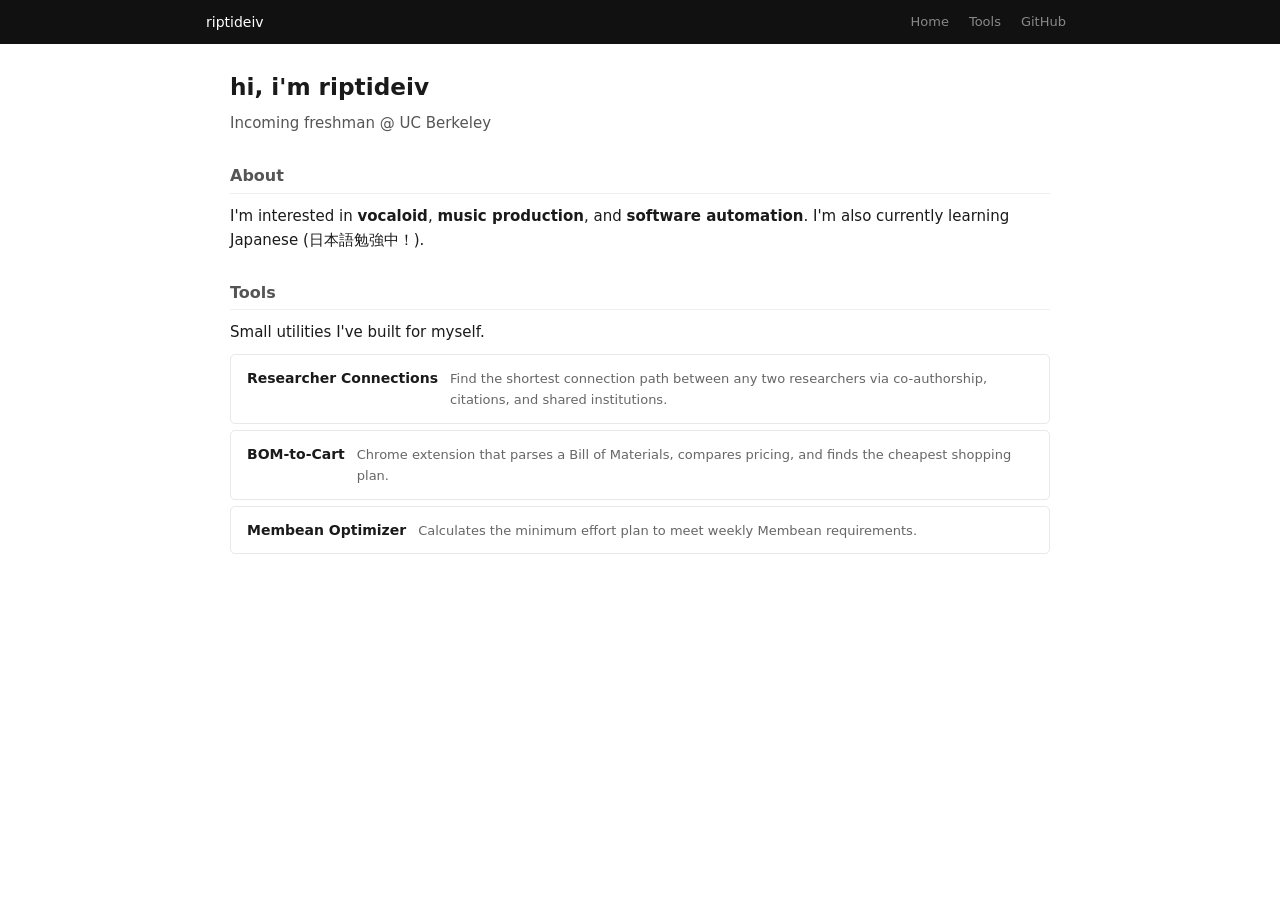
<file: index.html>
<!DOCTYPE html>
<html lang="en">

<head>
    <meta charset="utf-8">
    <meta name="viewport" content="width=device-width, initial-scale=1">
    <title>riptideiv</title>
    <meta name="description" content="personal website of riptideiv — interests, projects, and tools.">
    <link rel="icon" href="pages/img/icon.png" type="image/x-icon">
    <link rel="stylesheet" href="/style.css">
</head>

<!-- Google tag (gtag.js) -->
<script async src="https://www.googletagmanager.com/gtag/js?id=G-KLB1BYEHEQ"></script>
<script>
    window.dataLayer = window.dataLayer || [];
    function gtag() { dataLayer.push(arguments); }
    gtag('js', new Date());

    gtag('config', 'G-KLB1BYEHEQ');
</script>

<body>
    <div id="topbar"></div>
    <div class="page">
        <h1>hi, i'm riptideiv</h1>
        <p style="color:#555;">Incoming freshman @ UC Berkeley</p>

        <h2>About</h2>
        <p>
            I'm interested in <strong>vocaloid</strong>, <strong>music production</strong>, and <strong>software
                automation</strong>.
            I'm also currently learning Japanese (日本語勉強中！).
        </p>

        <h2>Tools</h2>
        <p>Small utilities I've built for myself.</p>
        <div class="tool-list">
            <a class="tool-card" href="/tools/researchers.html">
                <span class="tool-name">Researcher Connections</span>
                <span class="tool-desc">Find the shortest connection path between any two researchers via co-authorship,
                    citations, and shared institutions.</span>
            </a>
            <a class="tool-card" href="https://github.com/riptideiv/bom-to-cart">
                <span class="tool-name">BOM-to-Cart</span>
                <span class="tool-desc">Chrome extension that parses a Bill of Materials, compares pricing, and finds
                    the
                    cheapest shopping plan.</span>
            </a>
            <a class="tool-card" href="/tools/membean.html">
                <span class="tool-name">Membean Optimizer</span>
                <span class="tool-desc">Calculates the minimum effort plan to meet weekly Membean requirements.</span>
            </a>
        </div>
    </div>

    <script>
        // Load nav bar from local file
        fetch('/pages/top-bar.html')
            .then(r => r.text())
            .then(html => {
                const tmp = document.createElement('div');
                tmp.innerHTML = html;
                const nav = tmp.querySelector('nav');
                if (nav) document.getElementById('topbar').appendChild(nav);
            });
    </script>
</body>

</html>
</file>
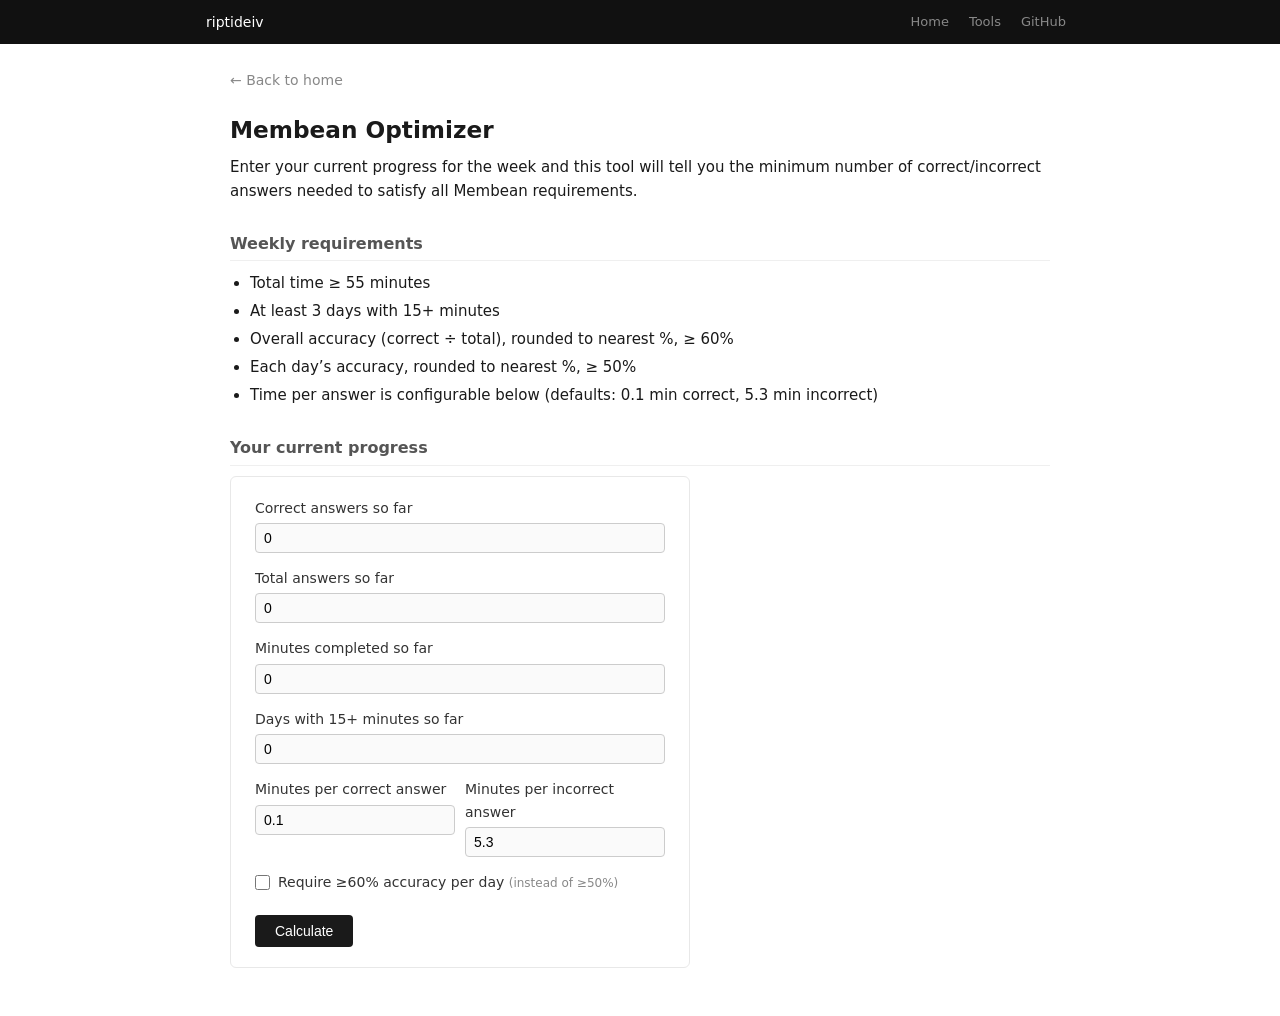
<file: tools/membean.html>
<!DOCTYPE html>
<html lang="en">

<head>
    <meta charset="utf-8">
    <meta name="viewport" content="width=device-width, initial-scale=1">
    <title>membean optimizer — riptideiv</title>
    <meta name="description" content="Calculate the minimum effort plan to meet your Membean weekly requirements.">
    <link rel="icon" href="/pages/img/icon.png" type="image/x-icon">
    <link rel="stylesheet" href="/style.css">
    <style>
        /* ── Daily breakdown cards ───────────────────────────────────────── */
        #day-breakdown {
            margin-top: 24px;
            max-width: 460px;
        }

        #day-breakdown h3 {
            font-size: 1rem;
            font-weight: 600;
            color: #1a5276;
            margin-bottom: 10px;
        }

        .day-cards {
            display: flex;
            flex-direction: column;
            gap: 8px;
        }

        .day-card {
            background: #fff;
            border: 1px solid #ddd;
            border-radius: 6px;
            padding: 12px 16px;
            display: grid;
            grid-template-columns: auto 1fr auto;
            align-items: center;
            gap: 12px;
        }

        .day-label {
            font-weight: 600;
            font-size: 14px;
            color: #1a5276;
            white-space: nowrap;
        }

        .day-stats {
            font-size: 13px;
            color: #444;
            display: flex;
            flex-wrap: wrap;
            gap: 6px 14px;
        }

        .day-stats span {
            white-space: nowrap;
        }

        .day-acc-badge {
            font-size: 12px;
            font-weight: 600;
            padding: 2px 8px;
            border-radius: 20px;
            white-space: nowrap;
        }

        .badge-ok {
            background: #d5f5e3;
            color: #1e8449;
        }

        .badge-warn {
            background: #fdebd0;
            color: #a04000;
        }

        .day-fraction {
            font-size: 15px;
            font-weight: 700;
            color: #222;
            white-space: nowrap;
        }
    </style>
</head>

<!-- Google tag (gtag.js) -->
<script async src="https://www.googletagmanager.com/gtag/js?id=G-KLB1BYEHEQ"></script>
<script>
    window.dataLayer = window.dataLayer || [];
    function gtag() { dataLayer.push(arguments); }
    gtag('js', new Date());

    gtag('config', 'G-KLB1BYEHEQ');
</script>

<body>
    <div id="topbar"></div>
    <div class="page">
        <a class="back-link" href="/">← Back to home</a>

        <h1>Membean Optimizer</h1>
        <p>
            Enter your current progress for the week and this tool will tell you the
            minimum number of correct/incorrect answers needed to satisfy all Membean
            requirements.
        </p>

        <h2>Weekly requirements</h2>
        <ul>
            <li>Total time &ge; 55 minutes</li>
            <li>At least 3 days with 15+ minutes</li>
            <li>Overall accuracy (correct &divide; total), rounded to nearest %, &ge; 60%</li>
            <li>Each day&rsquo;s accuracy, rounded to nearest %, &ge; 50%</li>
            <li>Time per answer is configurable below (defaults: 0.1 min correct, 5.3 min incorrect)</li>
        </ul>

        <h2>Your current progress</h2>
        <div class="calc-form">
            <label>
                Correct answers so far
                <input type="number" id="inp-correct" min="0" value="0">
            </label>
            <label>
                Total answers so far
                <input type="number" id="inp-total" min="0" value="0">
            </label>
            <label>
                Minutes completed so far
                <input type="number" id="inp-minutes" min="0" step="0.1" value="0">
            </label>
            <label>
                Days with 15+ minutes so far
                <input type="number" id="inp-days" min="0" max="7" value="0">
            </label>
            <div style="display:grid;grid-template-columns:1fr 1fr;gap:10px;margin-bottom:14px;">
                <label style="margin-bottom:0;">
                    Minutes per correct answer
                    <input type="number" id="inp-correct-mins" min="0" step="0.05" value="0.1">
                </label>
                <label style="margin-bottom:0;">
                    Minutes per incorrect answer
                    <input type="number" id="inp-wrong-mins" min="0" step="0.05" value="5.3">
                </label>
            </div>
            <label style="display:flex;align-items:center;gap:8px;cursor:pointer;margin-bottom:16px;">
                <input type="checkbox" id="inp-strict"
                    style="width:15px;height:15px;cursor:pointer;accent-color:#1a5276;">
                <span>Require &ge;60% accuracy per day <span style="color:#888;font-size:12px;">(instead of
                        &ge;50%)</span></span>
            </label>
            <button onclick="calculate()">Calculate</button>
        </div>

        <!-- Summary result box -->
        <div id="result">
            <h3>Optimal Plan</h3>
            <p id="result-intro"></p>
            <table id="result-table"></table>
            <p id="result-days" style="margin-top:12px;font-size:14px;color:#555;"></p>
            <p id="result-error" style="color:#c0392b;font-size:14px;display:none;"></p>
        </div>

        <!-- Daily breakdown -->
        <div id="day-breakdown" style="display:none;">
            <h3>Daily Breakdown</h3>
            <div class="day-cards" id="day-cards"></div>
        </div>
    </div>

    <script>
        // ── Mirrors optimizer.py — keep in sync if the Python logic changes ────

        function roundHalfUp(x) {
            return Math.floor(x + 0.5);
        }

        function dayAccOk(c, i, minPct) {
            const total = c + i;
            if (total === 0) return false;
            return roundHalfUp((c / total) * 100) >= minPct;
        }

        function dayMins(c, i, correctMins, wrongMins) {
            return c * correctMins + i * wrongMins;
        }

        /** Minimum correct answers for a single 15-min day with `wrongCount` wrongs. */
        function minCorrectFor15MinDay(wrongCount, minDayPct, correctMins, wrongMins) {
            const minsFromWrong = wrongCount * wrongMins;
            let c = Math.max(
                0,
                correctMins > 0 ? Math.ceil((15.0 - minsFromWrong) / correctMins) : 0
            );
            // Also enforce >= minDayPct accuracy
            while (!dayAccOk(c, wrongCount, minDayPct)) c++;
            return c;
        }

        /**
         * Decompose (totalC, totalI) into daysNeeded days where every day has
         * >=15 min and >=50% accuracy.
         * Returns array of {c, i} objects, or null if infeasible.
         */
        function buildDailySchedule(totalC, totalI, daysNeeded, minDayPct, correctMins, wrongMins) {
            if (daysNeeded === 0) return [];

            const baseI = Math.floor(totalI / daysNeeded);
            const extraI = totalI % daysNeeded;   // extra wrongs on last day

            const days = [];
            for (let d = 0; d < daysNeeded; d++) {
                const dayI = baseI + (d === daysNeeded - 1 ? extraI : 0);
                const cMin = minCorrectFor15MinDay(dayI, minDayPct, correctMins, wrongMins);
                days.push({ cMin, i: dayI });
            }

            const minCNeeded = days.reduce((s, d) => s + d.cMin, 0);
            if (minCNeeded > totalC) return null;

            const leftoverC = totalC - minCNeeded;
            const schedule = days.map((d, idx) => ({
                c: d.cMin + (idx === daysNeeded - 1 ? leftoverC : 0),
                i: d.i
            }));

            // Validate
            for (const { c, i } of schedule) {
                if (dayMins(c, i, correctMins, wrongMins) < 15.0) return null;
                if (!dayAccOk(c, i, minDayPct)) return null;
            }

            return schedule;
        }

        // ── Main calculate function ────────────────────────────────────────────

        function calculate() {
            const currentCorrect = parseInt(document.getElementById('inp-correct').value) || 0;
            const currentTotal = parseInt(document.getElementById('inp-total').value) || 0;
            const currentMinutes = parseFloat(document.getElementById('inp-minutes').value) || 0;
            const currentDays15 = parseInt(document.getElementById('inp-days').value) || 0;
            const correctMins = parseFloat(document.getElementById('inp-correct-mins').value) || 0;
            const wrongMins = parseFloat(document.getElementById('inp-wrong-mins').value) || 0;
            const strictMode = document.getElementById('inp-strict').checked;
            const minDayPct = strictMode ? 60 : 50;

            const resultBox = document.getElementById('result');
            const resultIntro = document.getElementById('result-intro');
            const resultTable = document.getElementById('result-table');
            const resultDays = document.getElementById('result-days');
            const resultError = document.getElementById('result-error');
            const dayBreakdown = document.getElementById('day-breakdown');
            const dayCards = document.getElementById('day-cards');

            // Reset
            resultBox.style.display = 'block';
            dayBreakdown.style.display = 'none';
            resultError.style.display = 'none';
            resultIntro.textContent = '';
            resultTable.innerHTML = '';
            resultDays.textContent = '';
            dayCards.innerHTML = '';

            if (currentTotal < currentCorrect) {
                resultError.textContent = 'Total answers cannot be less than correct answers.';
                resultError.style.display = 'block';
                return;
            }

            const remainingDaysNeeded = Math.max(0, 3 - currentDays15);
            const minForDays = remainingDaysNeeded * 15.0;
            const minForTotal = Math.max(0.0, 55.0 - currentMinutes);
            const neededNewMinutes = Math.max(minForTotal, minForDays);

            const CAP = 500;
            let bestC = null, bestI = null, bestMins = 0;

            for (let c = 0; c <= CAP; c++) {
                for (let i = 0; i <= CAP; i++) {
                    const newMins = c * correctMins + i * wrongMins;
                    if (newMins < neededNewMinutes) continue;

                    const totalCorrect = currentCorrect + c;
                    const totalAnswers = currentTotal + c + i;
                    if (totalAnswers === 0) continue;

                    const pct = (totalCorrect / totalAnswers) * 100;
                    const roundedPct = roundHalfUp(pct);

                    if (roundedPct >= 60) {
                        if (bestC === null || c < bestC || (c === bestC && i < bestI)) {
                            bestC = c;
                            bestI = i;
                            bestMins = newMins;
                        }
                    }
                }
                if (bestC !== null && c > bestC) break;
            }

            if (bestC === null) {
                resultError.textContent =
                    'Could not find a viable plan within reasonable limits. ' +
                    'Check your inputs (e.g. accuracy may already be too low to recover).';
                resultError.style.display = 'block';
                return;
            }

            const newTotalCorrect = currentCorrect + bestC;
            const newTotal = currentTotal + bestC + bestI;
            const finalAcc = (newTotalCorrect / newTotal) * 100;
            const finalMins = currentMinutes + bestMins;

            resultIntro.textContent = 'To reach your goal with minimum effort:';

            const rows = [
                ['Correct answers to get', `${bestC}`],
                ['Incorrect answers to get', `${bestI}`],
                ['Time this will add', `${bestMins.toFixed(1)} min`],
                ['Final total time', `${finalMins.toFixed(1)} min`],
                ['Final accuracy', `${finalAcc.toFixed(2)}% (rounds to ${roundHalfUp(finalAcc)}%)`],
            ];

            resultTable.innerHTML = rows
                .map(([label, val]) => `<tr><td>${label}</td><td>${val}</td></tr>`)
                .join('');

            if (remainingDaysNeeded > 0) {
                resultDays.textContent =
                    `Distribute across ${remainingDaysNeeded} more day(s) with at least 15 minutes each (see breakdown below).`;
            } else {
                resultDays.textContent = `✓ You already have enough qualifying days.`;
            }

            // ── Daily breakdown ──────────────────────────────────────────────
            if (remainingDaysNeeded > 0) {
                // In strict mode the weekly-minimum plan may not split cleanly into
                // days that each meet minDayPct. Bump correct answers one at a time
                // (weekly accuracy stays ≥60% because we're adding more corrects)
                // until a valid daily split is found.
                let schedC = bestC, schedI = bestI;
                let schedule = buildDailySchedule(schedC, schedI, remainingDaysNeeded, minDayPct, correctMins, wrongMins);
                const BUMP_CAP = 50;
                let bumps = 0;
                while (!schedule && bumps < BUMP_CAP) {
                    schedC++;
                    bumps++;
                    schedule = buildDailySchedule(schedC, schedI, remainingDaysNeeded, minDayPct, correctMins, wrongMins);
                }

                // If we bumped, update the summary rows to reflect the adjusted totals
                if (bumps > 0 && schedule) {
                    const adjTotalCorrect = currentCorrect + schedC;
                    const adjTotal = currentTotal + schedC + schedI;
                    const adjMins = schedC * correctMins + schedI * wrongMins;
                    const adjAcc = (adjTotalCorrect / adjTotal) * 100;
                    const adjFinalMins = currentMinutes + adjMins;
                    const adjRows = [
                        ['Correct answers to get', `${schedC} <span style="color:#888;font-size:12px;">(+${bumps} for daily accuracy)</span>`],
                        ['Incorrect answers to get', `${schedI}`],
                        ['Time this will add', `${adjMins.toFixed(1)} min`],
                        ['Final total time', `${adjFinalMins.toFixed(1)} min`],
                        ['Final accuracy', `${adjAcc.toFixed(2)}% (rounds to ${roundHalfUp(adjAcc)}%)`],
                    ];
                    resultTable.innerHTML = adjRows
                        .map(([label, val]) => `<tr><td>${label}</td><td>${val}</td></tr>`)
                        .join('');
                }

                if (schedule) {
                    dayBreakdown.style.display = 'block';
                    schedule.forEach((day, idx) => {
                        const dayNum = currentDays15 + idx + 1;
                        const total = day.c + day.i;
                        const acc = roundHalfUp((day.c / total) * 100);
                        const mins = dayMins(day.c, day.i, correctMins, wrongMins);
                        const isWarn = acc < minDayPct + 5;   // within 5pp of the floor

                        const card = document.createElement('div');
                        card.className = 'day-card';
                        card.innerHTML = `
                            <div class="day-label">Day ${dayNum}</div>
                            <div class="day-stats">
                                <span>✓ ${day.c} correct</span>
                                <span>✗ ${day.i} incorrect</span>
                                <span>⏱ ${mins.toFixed(1)} min</span>
                            </div>
                            <div style="display:flex;flex-direction:column;align-items:flex-end;gap:4px;">
                                <span class="day-fraction">${day.c}/${total}</span>
                                <span class="day-acc-badge ${isWarn ? 'badge-warn' : 'badge-ok'}">${acc}%</span>
                            </div>
                        `;
                        dayCards.appendChild(card);
                    });
                } else {
                    // Fallback — show a note if decomposition failed
                    dayBreakdown.style.display = 'block';
                    dayCards.innerHTML =
                        `<p style="font-size:14px;color:#888;">
                            Could not compute a clean daily split. Manually spread
                            ${bestC} correct / ${bestI} incorrect across ${remainingDaysNeeded} days,
                            keeping each day &ge; 15 min and &ge; ${minDayPct}% accuracy.
                        </p>`;
                }
            }
        }
    </script>

    <script>
        // Load nav bar
        fetch('/pages/top-bar.html')
            .then(r => r.text())
            .then(html => {
                const tmp = document.createElement('div');
                tmp.innerHTML = html;
                const nav = tmp.querySelector('nav');
                if (nav) document.getElementById('topbar').appendChild(nav);
            });
    </script>
</body>

</html>
</file>
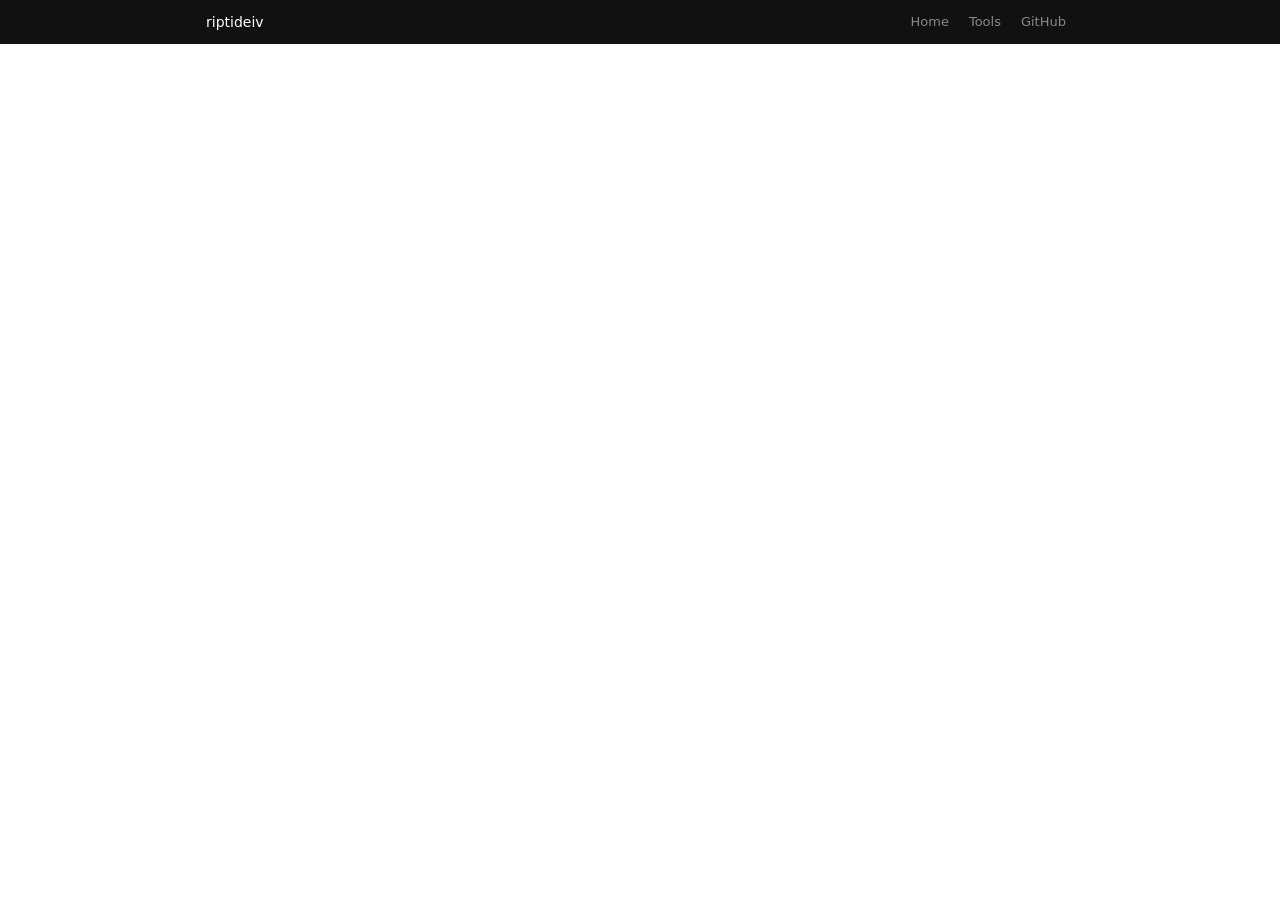
<file: tools/researchers.html>
<!DOCTYPE html>
<html lang="en">

<head>
    <meta charset="utf-8">
    <meta name="viewport" content="width=device-width, initial-scale=1">
    <title>researcher connections — riptideiv</title>
    <meta name="description"
        content="Find the shortest connection path between any two researchers via co-authorship, citations, and shared institutions.">
    <link rel="icon" href="/pages/img/icon.png" type="image/x-icon">
    <link rel="stylesheet" href="/style.css">
</head>

<!-- Google tag (gtag.js) -->
<script async src="https://www.googletagmanager.com/gtag/js?id=G-KLB1BYEHEQ"></script>
<script>
    window.dataLayer = window.dataLayer || [];
    function gtag() { dataLayer.push(arguments); }
    gtag('js', new Date());
    gtag('config', 'G-KLB1BYEHEQ');
</script>

<body>
    <div id="topbar"></div>

    <div id="app-embed" style="position:fixed; top:44px; left:0; right:0; bottom:0;">
        <iframe id="app-iframe" src="https://academic-degree-of-separation.onrender.com"
            title="Researcher Connections Tool" style="width:100%; height:calc(100vh - 44px); border:none;"></iframe>
    </div>

    <script>
        fetch('/pages/top-bar.html')
            .then(r => r.text())
            .then(html => {
                const tmp = document.createElement('div');
                tmp.innerHTML = html;
                const nav = tmp.querySelector('nav');
                if (nav) document.getElementById('topbar').appendChild(nav);
            });
    </script>
</body>

</html>
</file>
<file: style.css>
/* ───────────────────────────────────────── Reset & base */
*,
*::before,
*::after {
    box-sizing: border-box;
    margin: 0;
    padding: 0;
}

body {
    font-family: system-ui, -apple-system, BlinkMacSystemFont, 'Segoe UI', sans-serif;
    font-size: 15px;
    background: #fff;
    color: #1a1a1a;
    line-height: 1.6;
}

a {
    color: #333;
    text-decoration: none;
}

a:hover {
    text-decoration: underline;
}

a:visited {
    color: #555;
}

/* ───────────────────────────────────────── Nav */
#topbar {
    position: fixed;
    top: 0;
    left: 0;
    right: 0;
    z-index: 100;
    background: #111;
    height: 44px;
}

nav {
    display: flex;
    align-items: center;
    height: 44px;
    max-width: 900px;
    margin: 0 auto;
    padding: 0 16px;
    gap: 4px;
}

nav .site-title {
    font-weight: 500;
    color: #fff;
    font-size: 14px;
    margin-right: auto;
    white-space: nowrap;
}

nav a {
    color: #888;
    font-size: 13px;
    padding: 5px 8px;
    border-radius: 3px;
    transition: color 0.12s;
}

nav a:hover {
    color: #e0e0e0;
    text-decoration: none;
    background: transparent;
}

nav a:visited {
    color: #888;
}

/* ───────────────────────────────────────── Page wrapper */
.page {
    max-width: 860px;
    margin: 0 auto;
    padding: 68px 20px 48px;
}

/* ───────────────────────────────────────── Section headings */
h1 {
    font-size: 1.45rem;
    font-weight: 600;
    margin-bottom: 6px;
}

h2 {
    font-size: 1rem;
    font-weight: 600;
    color: #555;
    border-bottom: 1px solid #efefef;
    padding-bottom: 4px;
    margin: 28px 0 10px;
}

p {
    margin-bottom: 10px;
}

ul {
    padding-left: 20px;
    margin-bottom: 10px;
}

li {
    margin-bottom: 4px;
}

/* ───────────────────────────────────────── Tool cards */
.tool-list {
    display: flex;
    flex-direction: column;
    gap: 6px;
}

.tool-card {
    background: #fff;
    border: 1px solid #e8e8e8;
    border-radius: 5px;
    padding: 12px 16px;
    display: flex;
    align-items: baseline;
    gap: 12px;
    transition: border-color 0.15s;
    color: inherit;
}

.tool-card:hover {
    border-color: #bbb;
    text-decoration: none;
}

.tool-card .tool-name {
    font-weight: 600;
    color: #1a1a1a;
    font-size: 14px;
    white-space: nowrap;
}

.tool-card .tool-desc {
    color: #666;
    font-size: 13px;
}

/* ───────────────────────────────────────── Project pages */
.project-hero {
    background: #f9f9f9;
    border: 1px solid #e8e8e8;
    border-radius: 8px;
    padding: 22px 24px;
    margin: 18px 0 24px;
}

.project-hero .eyebrow {
    display: inline-block;
    font-size: 11px;
    font-weight: 700;
    letter-spacing: 0.07em;
    text-transform: uppercase;
    color: #888;
    margin-bottom: 8px;
}

.project-hero h1 {
    margin-bottom: 10px;
}

.project-meta {
    display: flex;
    flex-wrap: wrap;
    gap: 8px;
    margin-top: 14px;
}

.meta-pill {
    background: #f0f0f0;
    color: #444;
    border: 1px solid #e0e0e0;
    border-radius: 999px;
    padding: 4px 10px;
    font-size: 12px;
    font-weight: 600;
}

.section-card {
    background: #fff;
    border: 1px solid #e8e8e8;
    border-radius: 7px;
    padding: 18px 20px;
    margin-bottom: 16px;
}

.section-card h2 {
    margin-top: 0;
}

pre {
    background: #111;
    color: #e5eef7;
    border-radius: 6px;
    padding: 16px 18px;
    overflow-x: auto;
    font-size: 13px;
    line-height: 1.55;
    margin: 12px 0;
}

code {
    font-family: ui-monospace, SFMono-Regular, Menlo, Monaco, Consolas, monospace;
    font-size: 0.95em;
}

table {
    width: 100%;
    border-collapse: collapse;
    margin: 12px 0;
    font-size: 14px;
}

th,
td {
    border: 1px solid #e8e8e8;
    padding: 8px 10px;
    text-align: left;
    vertical-align: top;
}

th {
    background: #f5f5f5;
    font-weight: 600;
}

/* ───────────────────────────────────────── Calculator form (membean.html) */
.calc-form {
    background: #fff;
    border: 1px solid #e8e8e8;
    border-radius: 6px;
    padding: 20px 24px;
    max-width: 460px;
}

.calc-form label {
    display: block;
    margin-bottom: 14px;
    font-size: 14px;
    color: #333;
}

.calc-form input[type="number"] {
    display: block;
    width: 100%;
    margin-top: 4px;
    padding: 6px 8px;
    font-size: 14px;
    border: 1px solid #ccc;
    border-radius: 4px;
    background: #fafafa;
}

.calc-form button {
    margin-top: 6px;
    padding: 8px 20px;
    font-size: 14px;
    background: #1a1a1a;
    color: #fff;
    border: none;
    border-radius: 4px;
    cursor: pointer;
}

.calc-form button:hover {
    background: #333;
}

#result {
    margin-top: 24px;
    background: #fff;
    border: 1px solid #e8e8e8;
    border-radius: 6px;
    padding: 20px 24px;
    max-width: 460px;
    display: none;
}

#result h3 {
    font-size: 1rem;
    font-weight: 600;
    margin-bottom: 10px;
    color: #333;
}

#result table {
    border-collapse: collapse;
    width: 100%;
    font-size: 14px;
}

#result td {
    padding: 5px 8px;
    border-bottom: 1px solid #f0f0f0;
}

#result td:first-child {
    color: #666;
    width: 60%;
}

#result td:last-child {
    font-weight: 600;
    text-align: right;
}

.back-link {
    margin-bottom: 20px;
    display: inline-block;
    font-size: 14px;
    color: #888;
}
</file>
